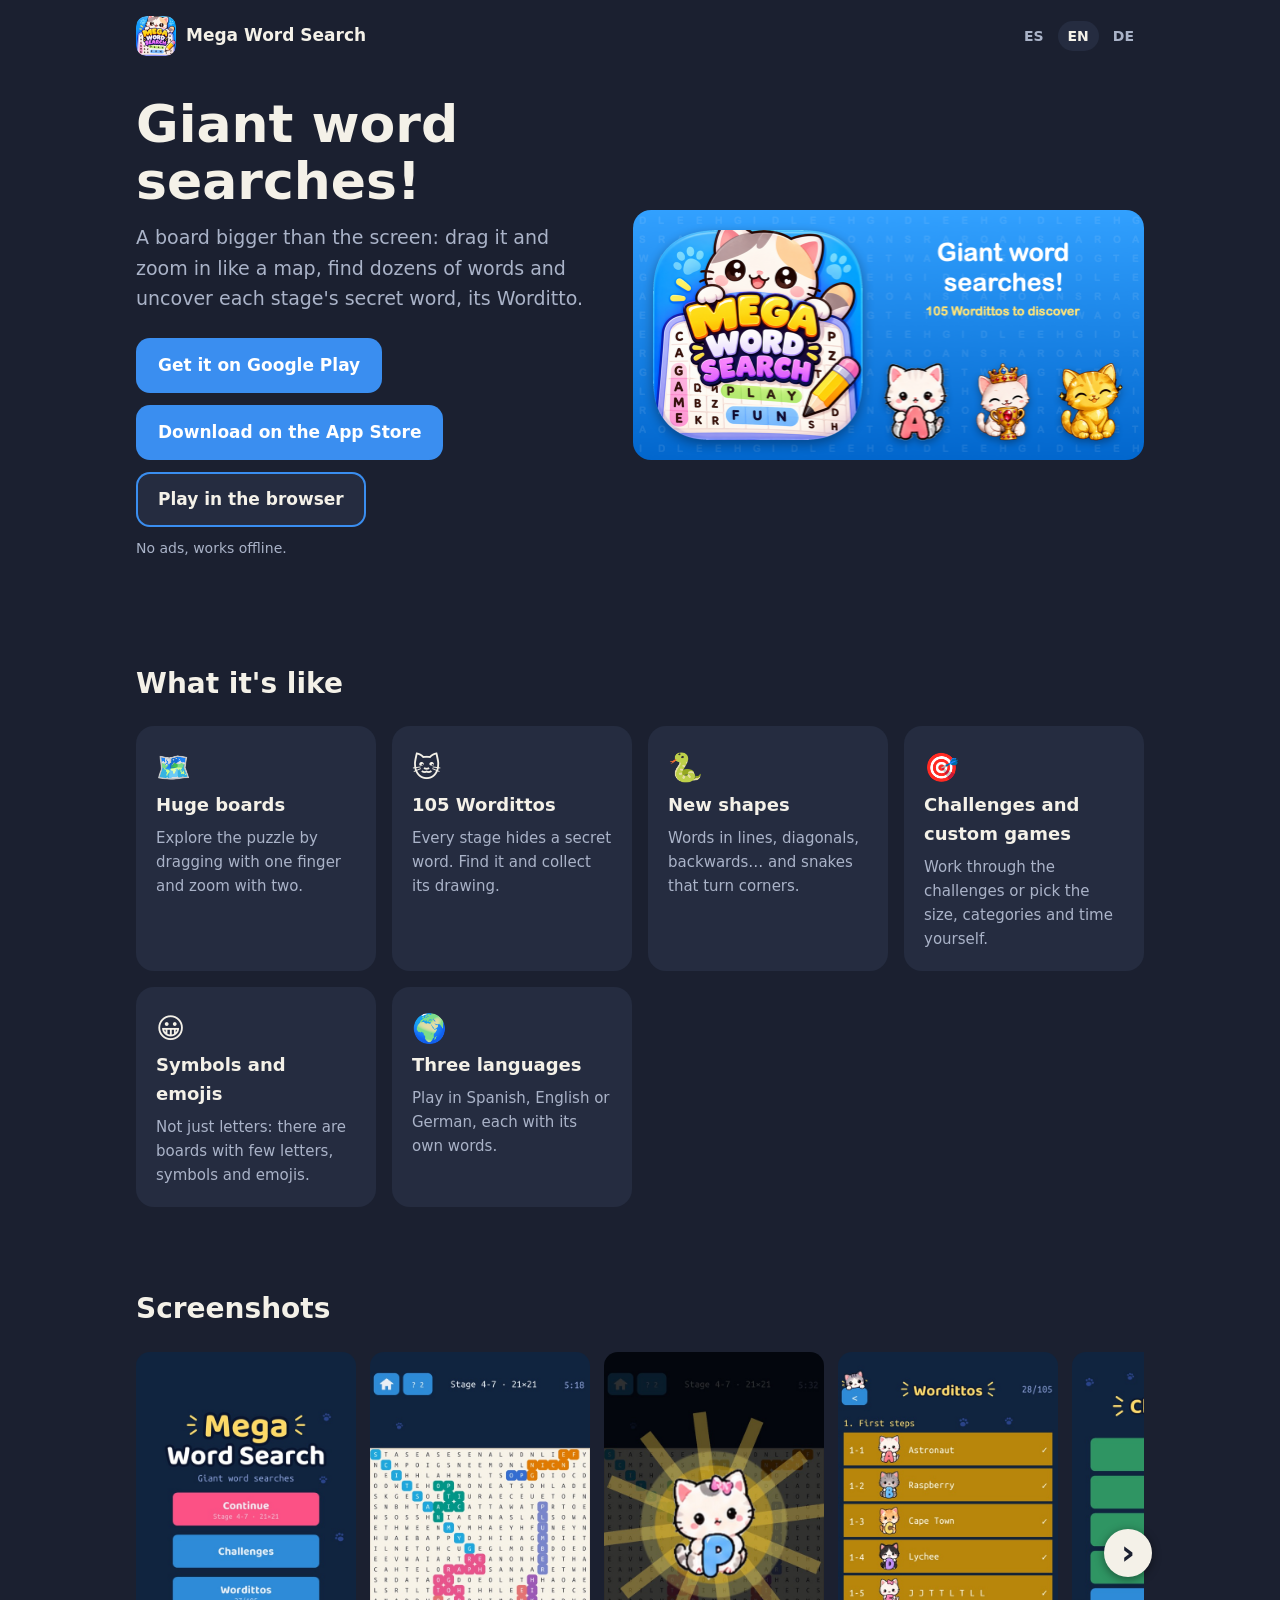
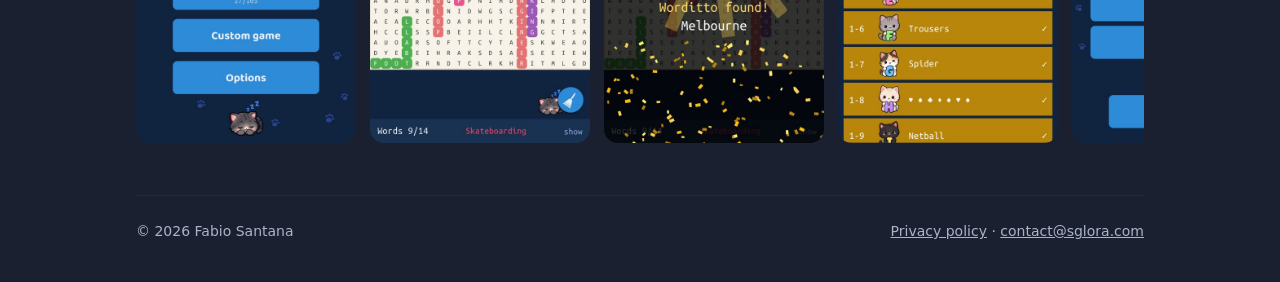
<file: index.html>
<!doctype html>
<html lang="es" data-lang="es"
      data-title-es="Mega Word Search — Sopas de letras gigantes"
      data-title-en="Mega Word Search — Giant word searches"
      data-title-de="Mega Word Search — Riesige Suchrätsel">
<head>
  <meta charset="utf-8">
  <meta name="viewport" content="width=device-width, initial-scale=1">
  <title>Mega Word Search — Sopas de letras gigantes</title>
  <meta name="description" content="Mega Word Search: a word search bigger than the screen. Drag and zoom across giant boards, find hundreds of words and collect 105 Wordittos. Spanish, English and German.">
  <meta property="og:title" content="Mega Word Search">
  <meta property="og:description" content="A word search bigger than the screen. Collect 105 Wordittos.">
  <meta property="og:image" content="img/feature-en.png">
  <link rel="icon" type="image/png" href="favicon.png">
  <link rel="stylesheet" href="style.css?v=2">
  <script src="i18n.js"></script>
  <script src="carousel.js" defer></script>
</head>
<body>
  <div class="wrap">
    <header class="top">
      <a class="brand" href="./"><img src="img/icon.png" alt="">Mega Word Search</a>
      <nav class="langs" aria-label="Language">
        <a href="?lang=es" data-set="es">ES</a>
        <a href="?lang=en" data-set="en">EN</a>
        <a href="?lang=de" data-set="de">DE</a>
      </nav>
    </header>

    <main>
      <div class="hero">
        <div>
          <h1 lang="es">¡Sopas de letras gigantes!</h1>
          <h1 lang="en">Giant word searches!</h1>
          <h1 lang="de">Riesige Suchrätsel!</h1>

          <p class="lead" lang="es">Un tablero más grande que la pantalla: arrástralo y haz zoom como si fuera un mapa, encuentra decenas de palabras y descubre la palabra secreta de cada fase, su Worditto.</p>
          <p class="lead" lang="en">A board bigger than the screen: drag it and zoom in like a map, find dozens of words and uncover each stage's secret word, its Worditto.</p>
          <p class="lead" lang="de">Ein Spielfeld, größer als der Bildschirm: Verschiebe und zoome es wie eine Karte, finde Dutzende Wörter und entdecke das geheime Wort jeder Stufe, ihr Worditto.</p>

          <div class="buttons">
            <a class="button" href="https://play.google.com/store/apps/details?id=com.sglora.megawordsearch">
              <span lang="es">Descárgalo en Google Play</span>
              <span lang="en">Get it on Google Play</span>
              <span lang="de">Jetzt bei Google Play</span>
            </a>
            <a class="button" href="https://apps.apple.com/app/id6826357808">
              <span lang="es">Descárgalo en el App Store</span>
              <span lang="en">Download on the App Store</span>
              <span lang="de">Laden im App Store</span>
            </a>
            <a class="button secondary" href="play/">
              <span lang="es">Juega en el navegador</span>
              <span lang="en">Play in the browser</span>
              <span lang="de">Im Browser spielen</span>
            </a>
          </div>
          <p class="note" lang="es">Sin anuncios y sin conexión.</p>
          <p class="note" lang="en">No ads, works offline.</p>
          <p class="note" lang="de">Ohne Werbung, offline spielbar.</p>
        </div>
        <div>
          <img class="feature" lang="es" src="img/feature-es.png" alt="Mega Word Search" width="1024" height="500">
          <img class="feature" lang="en" src="img/feature-en.png" alt="Mega Word Search" width="1024" height="500">
          <img class="feature" lang="de" src="img/feature-de.png" alt="Mega Word Search" width="1024" height="500">
        </div>
      </div>

      <section>
        <h2 lang="es">Cómo es</h2>
        <h2 lang="en">What it's like</h2>
        <h2 lang="de">So spielt es sich</h2>
        <div class="features">
          <div class="feature-card">
            <div class="emoji">🗺️</div>
            <h3 lang="es">Tableros enormes</h3>
            <h3 lang="en">Huge boards</h3>
            <h3 lang="de">Riesige Spielfelder</h3>
            <p lang="es">Recorre la sopa arrastrando con un dedo y acerca o aleja con dos.</p>
            <p lang="en">Explore the puzzle by dragging with one finger and zoom with two.</p>
            <p lang="de">Erkunde das Rätsel mit einem Finger und zoome mit zwei.</p>
          </div>
          <div class="feature-card">
            <div class="emoji">🐱</div>
            <h3 lang="es">105 Wordittos</h3>
            <h3 lang="en">105 Wordittos</h3>
            <h3 lang="de">105 Wordittos</h3>
            <p lang="es">Cada fase esconde una palabra secreta. Encuéntrala y llévate su dibujo.</p>
            <p lang="en">Every stage hides a secret word. Find it and collect its drawing.</p>
            <p lang="de">Jede Stufe versteckt ein geheimes Wort. Finde es und sammle sein Bild.</p>
          </div>
          <div class="feature-card">
            <div class="emoji">🐍</div>
            <h3 lang="es">Formas nuevas</h3>
            <h3 lang="en">New shapes</h3>
            <h3 lang="de">Neue Formen</h3>
            <p lang="es">Palabras en línea, en diagonal, al revés… y serpientes que doblan esquinas.</p>
            <p lang="en">Words in lines, diagonals, backwards… and snakes that turn corners.</p>
            <p lang="de">Wörter in Reihen, diagonal, rückwärts … und Schlangen, die um die Ecke gehen.</p>
          </div>
          <div class="feature-card">
            <div class="emoji">🎯</div>
            <h3 lang="es">Desafíos y partida libre</h3>
            <h3 lang="en">Challenges and custom games</h3>
            <h3 lang="de">Herausforderungen und freie Partien</h3>
            <p lang="es">Avanza por los desafíos o elige tamaño, categorías y tiempo a tu gusto.</p>
            <p lang="en">Work through the challenges or pick the size, categories and time yourself.</p>
            <p lang="de">Meistere die Herausforderungen oder wähle Größe, Kategorien und Zeit selbst.</p>
          </div>
          <div class="feature-card">
            <div class="emoji">😀</div>
            <h3 lang="es">Símbolos y emojis</h3>
            <h3 lang="en">Symbols and emojis</h3>
            <h3 lang="de">Symbole und Emojis</h3>
            <p lang="es">No todo son letras: hay tableros de pocas letras, de símbolos y de emojis.</p>
            <p lang="en">Not just letters: there are boards with few letters, symbols and emojis.</p>
            <p lang="de">Nicht nur Buchstaben: Es gibt Felder mit wenigen Buchstaben, Symbolen und Emojis.</p>
          </div>
          <div class="feature-card">
            <div class="emoji">🌍</div>
            <h3 lang="es">Tres idiomas</h3>
            <h3 lang="en">Three languages</h3>
            <h3 lang="de">Drei Sprachen</h3>
            <p lang="es">Juega en español, inglés o alemán, cada uno con sus propias palabras.</p>
            <p lang="en">Play in Spanish, English or German, each with its own words.</p>
            <p lang="de">Spiele auf Spanisch, Englisch oder Deutsch, jeweils mit eigenen Wörtern.</p>
          </div>
        </div>
      </section>

      <section>
        <h2 lang="es">Capturas</h2>
        <h2 lang="en">Screenshots</h2>
        <h2 lang="de">Screenshots</h2>
        <div class="carousel">
          <div class="shots" lang="es">
            <img loading="lazy" src="img/es/01-inicio.jpg" alt="Pantalla de inicio" width="540" height="960">
            <img loading="lazy" src="img/es/02-tablero.jpg" alt="Un tablero a medio jugar" width="540" height="960">
            <img loading="lazy" src="img/es/03-worditto.jpg" alt="Un Worditto conseguido" width="540" height="960">
            <img loading="lazy" src="img/es/04-wordittos.jpg" alt="La lista de Wordittos" width="540" height="960">
            <img loading="lazy" src="img/es/05-desafios.jpg" alt="Los desafíos" width="540" height="960">
            <img loading="lazy" src="img/es/06-mega.jpg" alt="El desafío Mega" width="540" height="960">
            <img loading="lazy" src="img/es/07-serpientes.jpg" alt="La ayuda de las serpientes" width="540" height="960">
            <img loading="lazy" src="img/es/08-emojis.jpg" alt="Un tablero de emojis" width="540" height="960">
          </div>
          <div class="shots" lang="en">
            <img loading="lazy" src="img/en/01-inicio.jpg" alt="Title screen" width="540" height="960">
            <img loading="lazy" src="img/en/02-tablero.jpg" alt="A board halfway through" width="540" height="960">
            <img loading="lazy" src="img/en/03-worditto.jpg" alt="A Worditto found" width="540" height="960">
            <img loading="lazy" src="img/en/04-wordittos.jpg" alt="The Worditto list" width="540" height="960">
            <img loading="lazy" src="img/en/05-desafios.jpg" alt="The challenges" width="540" height="960">
            <img loading="lazy" src="img/en/06-mega.jpg" alt="The Mega challenge" width="540" height="960">
            <img loading="lazy" src="img/en/07-serpientes.jpg" alt="The snakes help screen" width="540" height="960">
            <img loading="lazy" src="img/en/08-emojis.jpg" alt="An emoji board" width="540" height="960">
          </div>
          <div class="shots" lang="de">
            <img loading="lazy" src="img/de/01-inicio.jpg" alt="Startbildschirm" width="540" height="960">
            <img loading="lazy" src="img/de/02-tablero.jpg" alt="Ein halb gelöstes Spielfeld" width="540" height="960">
            <img loading="lazy" src="img/de/03-worditto.jpg" alt="Ein gefundenes Worditto" width="540" height="960">
            <img loading="lazy" src="img/de/04-wordittos.jpg" alt="Die Worditto-Liste" width="540" height="960">
            <img loading="lazy" src="img/de/05-desafios.jpg" alt="Die Herausforderungen" width="540" height="960">
            <img loading="lazy" src="img/de/06-mega.jpg" alt="Die Mega-Herausforderung" width="540" height="960">
            <img loading="lazy" src="img/de/07-serpientes.jpg" alt="Die Hilfe zu den Schlangen" width="540" height="960">
            <img loading="lazy" src="img/de/08-emojis.jpg" alt="Ein Emoji-Spielfeld" width="540" height="960">
          </div>
          <button class="arrow prev" type="button" aria-label="Previous">&#8249;</button>
          <button class="arrow next" type="button" aria-label="Next">&#8250;</button>
        </div>
      </section>
    </main>

    <footer>
      <span>© 2026 Fabio Santana</span>
      <span>
        <a href="privacy.html" lang="es">Política de privacidad</a>
        <a href="privacy.html" lang="en">Privacy policy</a>
        <a href="privacy.html" lang="de">Datenschutzerklärung</a>
        · <a href="mailto:contact@sglora.com">contact@sglora.com</a>
      </span>
    </footer>
  </div>
</body>
</html>
</file>
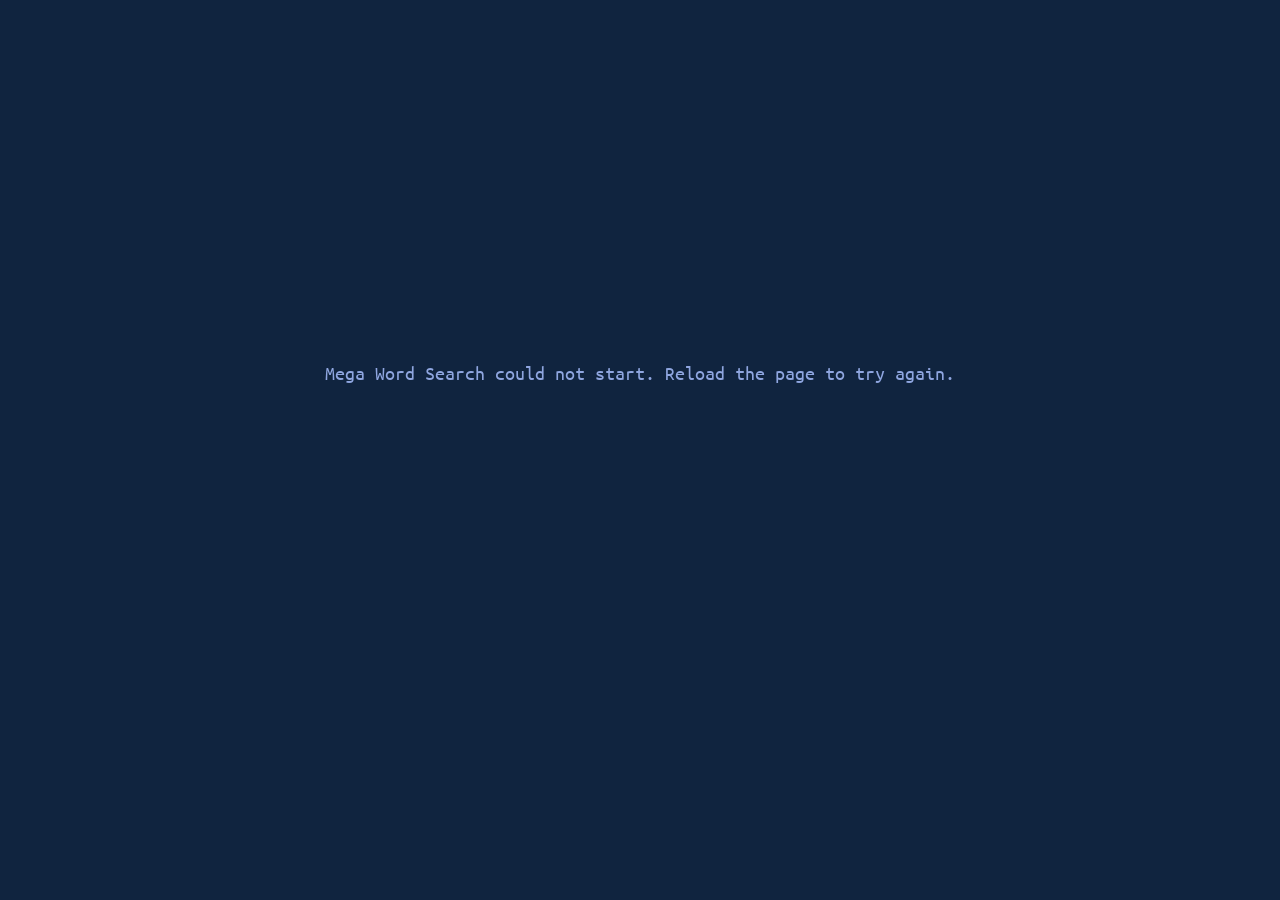
<file: play/index.html>
<!doctype html>
<html lang="es">
<head>
  <meta charset="utf-8">
  <meta name="viewport" content="width=device-width, initial-scale=1, viewport-fit=cover, user-scalable=no">
  <meta name="theme-color" content="#182030">
  <title>Mega Word Search — Play</title>
  <meta name="description" content="Play Mega Word Search in the browser: giant word searches, challenges, custom games and Wordittos. Share a board with a link.">
  <meta property="og:title" content="Mega Word Search">
  <meta property="og:description" content="A word search bigger than the screen. Play it in the browser.">
  <meta property="og:image" content="../img/feature-en.png">
  <link rel="icon" type="image/png" href="../favicon.png">
  <link rel="preload" href="fonts/UbuntuMono-Regular.ttf" as="font" type="font/ttf" crossorigin>
  <link rel="stylesheet" href="game.css">
  <script type="module" src="js/app.js"></script>
</head>
<body>
  <svg id="paws" aria-hidden="true"></svg>
  <div id="app">
    <p class="loading">Mega Word Search…</p>
  </div>
  <noscript><p class="loading">Mega Word Search needs JavaScript.</p></noscript>
</body>
</html>
</file>
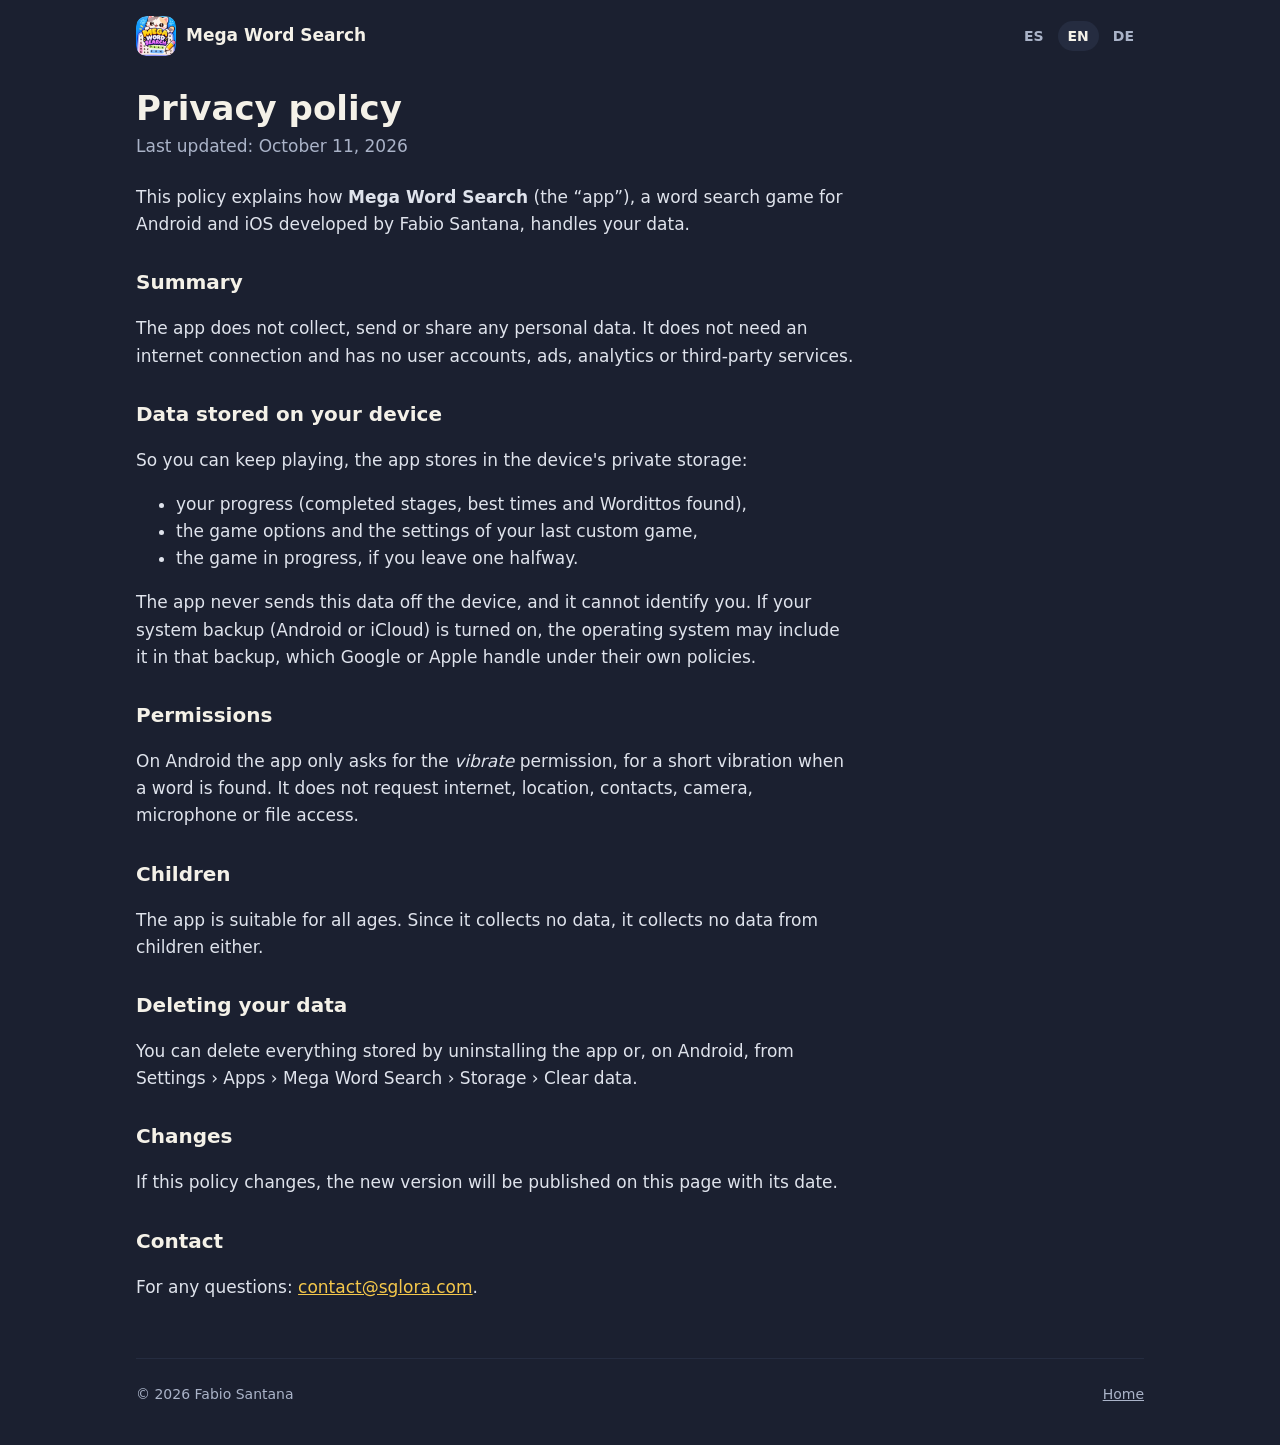
<file: privacy.html>
<!doctype html>
<html lang="es" data-lang="es"
      data-title-es="Política de privacidad — Mega Word Search"
      data-title-en="Privacy policy — Mega Word Search"
      data-title-de="Datenschutzerklärung — Mega Word Search">
<head>
  <meta charset="utf-8">
  <meta name="viewport" content="width=device-width, initial-scale=1">
  <title>Política de privacidad — Mega Word Search</title>
  <link rel="icon" type="image/png" href="favicon.png">
  <link rel="stylesheet" href="style.css?v=2">
  <script src="i18n.js"></script>
</head>
<body>
  <div class="wrap">
    <header class="top">
      <a class="brand" href="./"><img src="img/icon.png" alt="">Mega Word Search</a>
      <nav class="langs" aria-label="Language">
        <a href="?lang=es" data-set="es">ES</a>
        <a href="?lang=en" data-set="en">EN</a>
        <a href="?lang=de" data-set="de">DE</a>
      </nav>
    </header>

    <main class="policy">
      <article lang="es">
        <h1>Política de privacidad</h1>
        <p class="updated">Última actualización: 11 de octubre de 2026</p>
        <p>Esta política explica cómo trata tus datos <strong>Mega Word Search</strong> (la “app”), un juego de sopas de letras para Android e iOS desarrollado por Fabio Santana.</p>

        <h2>Resumen</h2>
        <p>La app no recoge, no envía y no comparte ningún dato personal. No necesita conexión a internet, no tiene cuentas de usuario, ni anuncios, ni analíticas, ni servicios de terceros.</p>

        <h2>Datos guardados en tu dispositivo</h2>
        <p>Para que puedas seguir jugando, la app guarda en el almacenamiento privado del dispositivo:</p>
        <ul>
          <li>tu progreso (fases completadas, mejores tiempos y Wordittos conseguidos),</li>
          <li>las opciones del juego y de la última partida personalizada,</li>
          <li>la partida en curso, si la dejas a medias.</li>
        </ul>
        <p>Estos datos no salen del dispositivo por parte de la app y no permiten identificarte. Si tienes activada la copia de seguridad del sistema (Android o iCloud), el sistema operativo puede incluirlos en ella; esa copia la gestiona Google o Apple según sus propias políticas.</p>

        <h2>Permisos</h2>
        <p>En Android la app solo pide el permiso de <em>vibración</em>, para una vibración corta al encontrar una palabra. No pide acceso a internet, ubicación, contactos, cámara, micrófono ni archivos.</p>

        <h2>Menores</h2>
        <p>La app es apta para todas las edades. Como no recoge datos, tampoco recoge datos de menores.</p>

        <h2>Borrar tus datos</h2>
        <p>Puedes borrar todo lo guardado desinstalando la app o, en Android, desde Ajustes › Aplicaciones › Mega Word Search › Almacenamiento › Borrar datos.</p>

        <h2>Cambios</h2>
        <p>Si esta política cambia, la nueva versión se publicará en esta página con su fecha.</p>

        <h2>Contacto</h2>
        <p>Para cualquier duda: <a href="mailto:contact@sglora.com">contact@sglora.com</a>.</p>
      </article>

      <article lang="en">
        <h1>Privacy policy</h1>
        <p class="updated">Last updated: October 11, 2026</p>
        <p>This policy explains how <strong>Mega Word Search</strong> (the “app”), a word search game for Android and iOS developed by Fabio Santana, handles your data.</p>

        <h2>Summary</h2>
        <p>The app does not collect, send or share any personal data. It does not need an internet connection and has no user accounts, ads, analytics or third-party services.</p>

        <h2>Data stored on your device</h2>
        <p>So you can keep playing, the app stores in the device's private storage:</p>
        <ul>
          <li>your progress (completed stages, best times and Wordittos found),</li>
          <li>the game options and the settings of your last custom game,</li>
          <li>the game in progress, if you leave one halfway.</li>
        </ul>
        <p>The app never sends this data off the device, and it cannot identify you. If your system backup (Android or iCloud) is turned on, the operating system may include it in that backup, which Google or Apple handle under their own policies.</p>

        <h2>Permissions</h2>
        <p>On Android the app only asks for the <em>vibrate</em> permission, for a short vibration when a word is found. It does not request internet, location, contacts, camera, microphone or file access.</p>

        <h2>Children</h2>
        <p>The app is suitable for all ages. Since it collects no data, it collects no data from children either.</p>

        <h2>Deleting your data</h2>
        <p>You can delete everything stored by uninstalling the app or, on Android, from Settings › Apps › Mega Word Search › Storage › Clear data.</p>

        <h2>Changes</h2>
        <p>If this policy changes, the new version will be published on this page with its date.</p>

        <h2>Contact</h2>
        <p>For any questions: <a href="mailto:contact@sglora.com">contact@sglora.com</a>.</p>
      </article>

      <article lang="de">
        <h1>Datenschutzerklärung</h1>
        <p class="updated">Zuletzt aktualisiert: 11. Oktober 2026</p>
        <p>Diese Erklärung beschreibt, wie <strong>Mega Word Search</strong> (die „App“), ein Suchrätselspiel für Android und iOS, entwickelt von Fabio Santana, mit deinen Daten umgeht.</p>

        <h2>Zusammenfassung</h2>
        <p>Die App erhebt, sendet und teilt keine personenbezogenen Daten. Sie braucht keine Internetverbindung und hat keine Benutzerkonten, keine Werbung, keine Analysen und keine Dienste von Drittanbietern.</p>

        <h2>Auf deinem Gerät gespeicherte Daten</h2>
        <p>Damit du weiterspielen kannst, speichert die App im privaten Speicher des Geräts:</p>
        <ul>
          <li>deinen Fortschritt (abgeschlossene Stufen, Bestzeiten und gefundene Wordittos),</li>
          <li>die Spieloptionen und die Einstellungen der letzten freien Partie,</li>
          <li>die laufende Partie, wenn du sie unterbrichst.</li>
        </ul>
        <p>Die App sendet diese Daten nie vom Gerät, und sie lassen keinen Rückschluss auf deine Person zu. Ist die Systemsicherung (Android oder iCloud) aktiviert, kann das Betriebssystem sie darin aufnehmen; diese Sicherung verwalten Google bzw. Apple nach ihren eigenen Richtlinien.</p>

        <h2>Berechtigungen</h2>
        <p>Unter Android fordert die App nur die Berechtigung <em>Vibration</em> an, für eine kurze Vibration, wenn ein Wort gefunden wird. Sie verlangt keinen Zugriff auf Internet, Standort, Kontakte, Kamera, Mikrofon oder Dateien.</p>

        <h2>Kinder</h2>
        <p>Die App ist für alle Altersgruppen geeignet. Da sie keine Daten erhebt, erhebt sie auch keine Daten von Kindern.</p>

        <h2>Daten löschen</h2>
        <p>Du kannst alle gespeicherten Daten löschen, indem du die App deinstallierst oder unter Android über Einstellungen › Apps › Mega Word Search › Speicher › Daten löschen.</p>

        <h2>Änderungen</h2>
        <p>Ändert sich diese Erklärung, wird die neue Fassung mit Datum auf dieser Seite veröffentlicht.</p>

        <h2>Kontakt</h2>
        <p>Bei Fragen: <a href="mailto:contact@sglora.com">contact@sglora.com</a>.</p>
      </article>
    </main>

    <footer>
      <span>© 2026 Fabio Santana</span>
      <span>
        <a href="./" lang="es">Inicio</a>
        <a href="./" lang="en">Home</a>
        <a href="./" lang="de">Startseite</a>
      </span>
    </footer>
  </div>
</body>
</html>
</file>
<file: style.css>
:root {
  --bg: #1b2030;
  --panel: #252c40;
  --text: #f4f1e8;
  --muted: #aab3c8;
  --accent: #3a8ef0;
  --accent-2: #f5c84b;
  --paper: #f6f0e3;
  --radius: 18px;
  color-scheme: dark;
}

* { box-sizing: border-box; }

html { scroll-behavior: smooth; }

body {
  margin: 0;
  background: var(--bg);
  color: var(--text);
  font: 17px/1.6 system-ui, -apple-system, "Segoe UI", Roboto, sans-serif;
}

/* Only the chosen language is shown; data-lang is set on <html> by i18n.js. */
html[data-lang="es"] [lang]:not(html):not([lang="es"]),
html[data-lang="en"] [lang]:not(html):not([lang="en"]),
html[data-lang="de"] [lang]:not(html):not([lang="de"]) { display: none !important; }

a { color: var(--accent-2); }

.wrap { max-width: 1040px; margin: 0 auto; padding: 0 16px; }

header.top {
  display: flex;
  align-items: center;
  justify-content: space-between;
  gap: 12px;
  padding: 16px 0;
}

.brand { display: flex; align-items: center; gap: 10px; color: var(--text); text-decoration: none; font-weight: 700; }
.brand img { width: 40px; height: 40px; border-radius: 10px; }

.langs { display: flex; gap: 4px; }
.langs a {
  color: var(--muted);
  text-decoration: none;
  font-weight: 600;
  font-size: 14px;
  padding: 4px 10px;
  border-radius: 999px;
}
html[data-lang="es"] .langs a[data-set="es"],
html[data-lang="en"] .langs a[data-set="en"],
html[data-lang="de"] .langs a[data-set="de"] { background: var(--panel); color: var(--text); }

.hero {
  display: grid;
  grid-template-columns: 1fr;
  gap: 32px;
  align-items: center;
  padding: 24px 0 48px;
}
.hero img.feature { display: block; width: 100%; height: auto; border-radius: var(--radius); }
.hero h1 { font-size: clamp(32px, 6vw, 52px); line-height: 1.1; margin: 0 0 12px; }
.hero p.lead { color: var(--muted); font-size: 19px; margin: 0 0 24px; }

@media (min-width: 860px) {
  .hero { grid-template-columns: 1fr 1.1fr; }
}

.button {
  display: inline-flex;
  align-items: center;
  gap: 10px;
  background: var(--accent);
  color: #fff;
  text-decoration: none;
  font-weight: 700;
  padding: 14px 22px;
  border-radius: 14px;
}
.button:hover { filter: brightness(1.1); }
.button.secondary { background: var(--panel); color: var(--text); box-shadow: inset 0 0 0 2px var(--accent); }
.buttons { display: flex; flex-wrap: wrap; gap: 12px; }
.note { color: var(--muted); font-size: 14px; margin-top: 10px; }

section { padding: 40px 0; }
section h2 { font-size: 28px; margin: 0 0 20px; }

.features {
  display: grid;
  grid-template-columns: repeat(auto-fit, minmax(220px, 1fr));
  gap: 16px;
}
.feature-card { background: var(--panel); border-radius: var(--radius); padding: 20px; }
.feature-card h3 { margin: 0 0 6px; font-size: 18px; }
.feature-card p { margin: 0; color: var(--muted); font-size: 15px; }
.feature-card .emoji { font-size: 28px; }

.shots {
  display: flex;
  gap: 14px;
  overflow-x: auto;
  scroll-snap-type: x mandatory;
  padding-bottom: 12px;
}
.shots img {
  flex: 0 0 auto;
  width: 220px;
  height: auto;
  aspect-ratio: 9 / 16;
  border-radius: 14px;
  scroll-snap-align: start;
  background: var(--panel);
}

footer {
  border-top: 1px solid var(--panel);
  color: var(--muted);
  font-size: 14px;
  padding: 24px 0 40px;
  display: flex;
  flex-wrap: wrap;
  gap: 8px 20px;
  justify-content: space-between;
}
footer a { color: var(--muted); }

/* Privacy policy */
.policy { max-width: 720px; padding-bottom: 40px; }
.policy h1 { font-size: 34px; line-height: 1.2; margin: 16px 0 4px; }
.policy .updated { color: var(--muted); margin: 0 0 24px; }
.policy h2 { font-size: 20px; margin: 28px 0 8px; }
.policy p, .policy li { color: #dfe3ec; }

/* Screenshot carousel: no scrollbar, arrows on the sides as in Google Play. */
.carousel { position: relative; }
.shots { scrollbar-width: none; }
.shots::-webkit-scrollbar { display: none; }

.arrow {
  position: absolute;
  top: 50%;
  transform: translateY(-50%);
  width: 48px;
  height: 48px;
  border: 0;
  border-radius: 50%;
  background: var(--text);
  color: var(--bg);
  font: 700 34px/1 system-ui, sans-serif;
  padding-bottom: 4px;
  cursor: pointer;
  box-shadow: 0 2px 10px rgba(0, 0, 0, 0.45);
  transition: opacity 0.2s;
}
.arrow.prev { left: -8px; }
.arrow.next { right: -8px; }
.arrow:hover { filter: brightness(0.92); }
.arrow[hidden] { display: none; }

/* On touch screens the screenshots are swiped, like in the Play Store app. */
@media (hover: none) {
  .arrow { display: none; }
}
</file>
<file: play/game.css>
/* The web version of the game: the colours and fonts of the app (UI/Theme.cs). */
@font-face {
  font-family: "Ubuntu Mono";
  src: url("fonts/UbuntuMono-Regular.ttf") format("truetype");
  font-display: block;
}
/* Titles and big buttons in the cats theme. */
@font-face {
  font-family: "Baloo 2";
  src: url("fonts/Baloo2-Bold.ttf") format("truetype");
  font-weight: 700;
  font-display: swap;
}
/* Only for the symbols of symbol boards, which the game draws with this font too. */
@font-face {
  font-family: "Noto Sans Symbols 2";
  src: url("fonts/NotoSansSymbols2-Regular.ttf") format("truetype");
  unicode-range: U+2190-2BFF;
}

:root {
  --bg: #182030;
  --title: #ffd666;
  --text: #ecf0f5;
  --dim: #96a2b4;
  --button: #3468a8;
  --disabled: #2c3648;
  --off: #2c3a52;
  --done: #2e7d5a;
  --panel: #222c40;
  --warning: #ff7864;
  --worditto: #b8860b;
  --board: #f6f1e4;
  --resume: #3468a8;
  --overlay: rgba(24, 32, 48, 0.94);
  --radius: 0;
  --small-radius: 0;
  --font: "Ubuntu Mono", ui-monospace, Menlo, Consolas, monospace;
  --display: var(--font);
  color-scheme: dark;
}

/* The cats theme (UI/Theme.cs): a deeper navy, brighter blue buttons, lavender subtexts, rounded corners and kittens. */
:root[data-theme="cats"] {
  --bg: #10243f;
  --title: #ffd966;
  --dim: #8fa6e0;
  --button: #2e8bd8;
  --disabled: #233a57;
  --off: #2f4f73;
  --done: #2f9563;
  --panel: #1a3252;
  --board: #f7f3e9;
  --resume: #fc5185;
  --overlay: rgba(16, 36, 63, 0.94);
  --radius: 10px;
  --small-radius: 8px;
  --outline: #0a1630;
  --display: "Baloo 2", var(--font);
}

* { box-sizing: border-box; }

html, body {
  margin: 0;
  height: 100%;
  background: var(--bg);
  color: var(--text);
  font: 20px/1.3 var(--font);
  overscroll-behavior: none;
  -webkit-tap-highlight-color: transparent;
}

button { font: inherit; color: inherit; }

#app { position: relative; z-index: 1; height: 100%; }

/* Paw prints on the background, behind the screens. */
#paws { position: fixed; inset: 0; width: 100%; height: 100%; z-index: 0; fill: #3f5fc8; opacity: 0.55; pointer-events: none; }

/* A kitten from the sheet: 6 a row, 5 rows. Only the cats theme shows them. */
.sticker {
  display: none;
  background: url("content/stickers.png") no-repeat;
  background-size: 600% 500%;
  pointer-events: none;
}
[data-theme="cats"] .sticker { display: inline-block; }
.under-menu { width: 120px; height: 120px; margin: 12px auto 0; }
[data-theme="cats"] .under-menu, [data-theme="cats"] .over-back { display: block; }
.over-back { width: 120px; height: 120px; margin: 4px auto -14px; }
.back-gap { height: 24px; }
[data-theme="cats"] .back-gap { display: none; }
.section-title .face { width: 26px; height: 26px; vertical-align: -6px; margin-right: 6px; }

/* A title's rays, on both sides of it: only in the cats theme, and if they fit (fitRays in app.js). */
.rayed .t { position: relative; display: inline-block; }
.rays-left, .rays-right { display: none; position: absolute; top: 50%; color: inherit; }
.rays-left svg, .rays-right svg { display: block; width: 0.8em; height: 1em; fill: none; stroke: currentColor; stroke-width: 9; stroke-linecap: round; overflow: visible; }
.rays-left { right: 100%; transform: translateY(-50%) scaleX(-1); }
.rays-right { left: 100%; transform: translateY(-50%); }
[data-theme="cats"] .rays-left, [data-theme="cats"] .rays-right { display: block; }
[data-theme="cats"] .no-rays .rays-left, [data-theme="cats"] .no-rays .rays-right { display: none; }

.loading { text-align: center; color: var(--dim); padding-top: 40vh; margin: 0; }

.sym { font-family: "Noto Sans Symbols 2", var(--font); }

/* An emoji of the board, from the atlas (background set by app.js). */
.emoji {
  display: inline-block;
  width: 1.1em;
  height: 1.1em;
  vertical-align: -0.2em;
  background-repeat: no-repeat;
}

/* ---- Menus ---- */

.screen {
  height: 100%;
  overflow-y: auto;
  padding: max(16px, env(safe-area-inset-top)) 16px max(16px, env(safe-area-inset-bottom));
}
.column { max-width: 520px; margin: 0 auto; }
.column.wide { max-width: 1040px; }

.screen h1 {
  color: var(--title);
  font-weight: normal;
  font-size: 44px;
  text-align: center;
  margin: 8vh 0 8px;
  line-height: 1.1;
}
.screen .subtitle { color: var(--dim); text-align: center; margin: 0 0 32px; font-size: 20px; }
.screen .subtitle.tight { margin-bottom: 16px; }

[data-theme="cats"] .screen h1, [data-theme="cats"] .topbar h2, [data-theme="cats"] .overlay h2, [data-theme="cats"] .overlay h3 {
  font-family: var(--display);
  font-weight: 700;
  -webkit-text-stroke: 0.14em var(--outline);
  paint-order: stroke fill;
}

/* The home screen's name: in the cats theme, two lines of bubble letters. */
[data-theme="cats"] .screen .home-title { margin-top: 3vh; -webkit-text-stroke: 0; }
[data-theme="cats"] .home-title .mega, [data-theme="cats"] .home-title .name { display: block; -webkit-text-stroke: 0.16em var(--outline); paint-order: stroke fill; }
[data-theme="cats"] .home-title .mega { font-size: min(80px, 20vw); line-height: 1; }
[data-theme="cats"] .home-title .mega svg { font-size: 0.6em; }
[data-theme="cats"] .home-title .name { font-size: min(64px, 14.5vw); line-height: 1.05; color: #fff; }

.menu { display: flex; flex-direction: column; gap: 14px; max-width: 360px; margin: 0 auto; }

.btn {
  display: block;
  width: 100%;
  border: 0;
  border-radius: var(--radius);
  background: var(--button);
  color: var(--text);
  padding: 14px 12px;
  font-size: 24px;
  text-align: center;
  cursor: pointer;
  text-decoration: none;
}
.btn:hover:not(:disabled) { filter: brightness(1.1); }
.btn:active:not(:disabled) { filter: brightness(0.8); }
.btn:disabled { background: var(--disabled); color: var(--dim); cursor: default; }
.btn.done { background: var(--done); }
.btn.secondary { background: var(--off); }
.btn.resume { background: var(--resume); }
.screen .menu .btn { font-family: var(--display); font-weight: 700; }
.screen .menu .btn small { font-family: var(--font); font-weight: normal; }
/* The first home button hops now and then (UI/Bounce.cs), in a theme with kittens. */
[data-theme="cats"] .menu.home .btn:first-child { animation: hop 2.6s 0.8s infinite; }
@keyframes hop {
  0%, 17.3% { transform: translateY(0); animation-timing-function: cubic-bezier(0.3, 0.6, 0.6, 1); }
  8.65% { transform: translateY(-7px); animation-timing-function: cubic-bezier(0.4, 0, 0.7, 0.4); }
  23% { transform: translateY(-2.1px); animation-timing-function: cubic-bezier(0.4, 0, 0.7, 0.4); }
  28.8%, 100% { transform: translateY(0); }
}
@media (prefers-reduced-motion: reduce) {
  [data-theme="cats"] .menu.home .btn:first-child { animation: none; }
}
.btn small { display: block; font-size: 15px; color: #c8d2e4; margin-top: 2px; }
.btn:disabled small { color: var(--dim); }

.topbar {
  position: sticky;
  top: calc(-1 * max(16px, env(safe-area-inset-top)));
  z-index: 2;
  display: grid;
  grid-template-columns: 56px 1fr 56px;
  align-items: center;
  gap: 8px;
  margin: calc(-1 * max(16px, env(safe-area-inset-top))) -16px 8px;
  padding: max(8px, env(safe-area-inset-top)) 8px 8px;
  background: var(--bg);
}
/* Taller in a theme with kittens, for the one holding on to the back button. */
[data-theme="cats"] .topbar { padding-top: max(40px, env(safe-area-inset-top)); align-items: end; }
[data-theme="cats"] .topbar .icon-btn { height: 38px; }
.topbar h2 { margin: 0; text-align: center; color: var(--title); font-weight: normal; font-size: 30px; }
.topbar .count { color: var(--dim); text-align: right; font-size: 18px; padding-right: 4px; }
.icon-btn {
  position: relative;
  width: 56px;
  height: 48px;
  border: 0;
  border-radius: var(--radius);
  background: var(--button);
  color: var(--text);
  font-size: 24px;
  cursor: pointer;
  display: grid;
  place-items: center;
  padding: 0;
}
.icon-btn:disabled { background: var(--disabled); color: var(--dim); cursor: default; }
.icon-btn svg { width: 30px; height: 30px; fill: currentColor; }
.back .sticker { position: absolute; width: 59px; height: 59px; left: -1.5px; top: -40px; }

/* The options' tabs, joined as one bar; the one shown in the continue button's colour. */
.tabs { display: grid; grid-template-columns: 1fr 1fr; margin: 8px 0 14px; }
.tab { border: 0; background: var(--off); color: var(--text); height: 40px; cursor: pointer; font-family: var(--display); font-weight: 700; font-size: 18px; }
.tab.on { background: var(--resume); }
.tab:first-child { border-radius: 5px 0 0 5px; }
.tab:last-child { border-radius: 0 5px 5px 0; }
:root:not([data-theme="cats"]) .tab { border-radius: 0; font-weight: normal; }

/* The board as it will look, at this letter size and with these colours. */
.sample { display: flex; justify-content: center; margin-top: 18px; }
.sample .cell { display: grid; place-items: center; line-height: 1; }
.sample .cell > span { display: grid; place-items: center; width: 86%; height: 86%; border-radius: 22%; }

.links { display: flex; justify-content: center; gap: 12px; margin-top: 24px; }
.links .opt { width: 150px; text-align: center; text-decoration: none; color: var(--text); display: grid; place-items: center; }

/* More palettes: a line each. */
.palettes { display: flex; flex-direction: column; gap: 8px; }
.palette {
  display: flex;
  align-items: center;
  gap: 6px;
  min-height: 76px;
  padding: 4px 12px;
  border: 0;
  border-radius: var(--small-radius);
  background: var(--panel);
  color: var(--text);
  cursor: pointer;
  text-align: left;
}
.palette.on { background: var(--button); }
.palette .sticker { flex: none; width: 60px; height: 60px; }
.palette .name { flex: 1; min-width: 0; }
.palette .colors { flex: none; display: grid; grid-template-columns: repeat(4, 30px); gap: 4px; }
.palette .colors span { display: grid; place-items: center; height: 30px; font-size: 19px; line-height: 1; }

.section-title { color: var(--title); margin: 18px 0 8px; font-size: 20px; }

.stage-grid { display: grid; grid-template-columns: repeat(3, 1fr); gap: 10px; }
.stage-grid .btn { padding: 12px 4px; font-size: 22px; }
.stage-grid .btn small { font-size: 13px; }

/* Option rows: toggles in a grid. */
.options { display: grid; gap: 6px; }
.option-row { display: grid; gap: 6px; }
.opt {
  border: 0;
  background: var(--off);
  color: var(--text);
  padding: 8px 4px;
  font-size: 17px;
  cursor: pointer;
  min-height: 40px;
  overflow-wrap: anywhere;
  border-radius: var(--small-radius);
}
.opt.on { background: var(--button); }
.opt:hover { filter: brightness(1.12); }
.swatch { display: inline-block; width: 14px; height: 14px; vertical-align: -1px; margin-right: 4px; }
.swatches { display: grid; grid-template-columns: repeat(4, 12px); gap: 2px; justify-content: center; margin-bottom: 4px; }
.swatches .swatch { display: block; width: 12px; height: 12px; margin: 0; }

.seed-row { display: flex; align-items: center; gap: 8px; margin-top: 14px; flex-wrap: wrap; }
.seed-row .label { flex: 1; font-size: 22px; min-width: 150px; }
.seed-row .opt { padding: 8px 14px; }

.footer-actions { position: sticky; bottom: 0; padding: 12px 0 4px; background: linear-gradient(transparent, var(--bg) 30%); }
.footer-actions .btn { max-width: 320px; margin: 6px auto 0; }
.warning { color: var(--warning); text-align: center; font-size: 17px; min-height: 22px; }

.wordittos-list { display: flex; flex-direction: column; gap: 8px; }
.wordittos-columns { display: grid; grid-template-columns: 1fr 1fr; gap: 24px; align-items: start; }
.wd-row {
  display: grid;
  grid-template-columns: 48px 72px 1fr auto;
  align-items: center;
  gap: 8px;
  background: var(--panel);
  border: 0;
  border-radius: var(--small-radius);
  padding: 4px 12px;
  min-height: 80px;
  text-align: left;
  cursor: pointer;
  color: var(--text);
}
.wd-row.found { background: var(--worditto); color: #fff; }
.wd-row.locked { background: var(--disabled); color: var(--dim); cursor: default; }
.wd-row .label { color: var(--title); }
.wd-row.found .label { color: #fff; }
.wd-row.locked .label { color: var(--dim); }
.wd-row .mark { color: var(--dim); }
.wd-row.locked .mark { font-size: 14px; }
.wd-row.found .mark { color: #fff; }
.wd-row .text { font-size: 18px; overflow-wrap: anywhere; }
.wd-row.found .text { font-size: 22px; }
.wd-pic { position: relative; width: 72px; height: 72px; }
.wd-pic .pic { width: 72px; height: 72px; }
.wd-pic .q { position: absolute; inset: 0; display: grid; place-items: center; color: var(--dim); font-size: 30px; }
.silhouette { filter: brightness(0) opacity(0.6); }
.locked .silhouette { filter: brightness(0) opacity(0.35); }
.pic { background-repeat: no-repeat; }

.seed-pad .display { text-align: center; font-size: 44px; margin: 24px 0; min-height: 56px; }
.pad { display: grid; grid-template-columns: repeat(3, 1fr); gap: 12px; max-width: 384px; margin: 0 auto; }
.pad .btn { font-size: 28px; padding: 18px 0; }

/* ---- Puzzle ---- */

.puzzle { position: fixed; inset: 0; overflow: hidden; touch-action: none; user-select: none; -webkit-user-select: none; }
.puzzle canvas.board { position: absolute; left: 0; top: 0; display: block; touch-action: none; cursor: grab; }
.puzzle canvas.board.panning { cursor: grabbing; }

.pbar {
  position: absolute;
  left: 0; right: 0; top: 0;
  height: calc(64px + env(safe-area-inset-top));
  padding: calc(8px + env(safe-area-inset-top)) 8px 8px;
  background: var(--bg);
  display: grid;
  grid-template-columns: 56px 64px 1fr auto;
  gap: 8px;
  align-items: center;
  z-index: 3;
}
.pbar .title { text-align: center; font-size: clamp(15px, 4.4vw, 20px); white-space: nowrap; overflow: hidden; text-overflow: ellipsis; }
.pbar .time { color: var(--dim); font-size: 22px; padding-right: 4px; min-width: 56px; text-align: right; }
.pbar .time.warn { color: var(--warning); }
.pbar .hint { font-size: 18px; width: 64px; }

.minimap {
  position: absolute;
  right: 8px;
  width: 112px;
  height: 112px;
  z-index: 2;
  cursor: pointer;
  transition: opacity 0.2s;
  touch-action: none;
}
.minimap.hidden { opacity: 0; pointer-events: none; }

.clear {
  position: absolute;
  width: 56px;
  height: 56px;
  border-radius: 50%;
  border: 0;
  background: var(--button);
  box-shadow: 0 2px 8px rgba(0, 0, 0, 0.4);
  z-index: 4;
  padding: 0;
  cursor: pointer;
  display: grid;
  place-items: center;
  transition: transform 0.15s, opacity 0.15s;
}
.clear svg { width: 60%; height: 60%; fill: #fff; }
.clear .sticker { position: absolute; width: 105%; height: 105%; left: -80%; top: 7.5%; }
.clear.hidden { transform: scale(0.3); opacity: 0; pointer-events: none; }

.wpanel {
  position: absolute;
  left: 0; right: 0; bottom: 0;
  z-index: 3;
  background: var(--panel);
  padding-bottom: env(safe-area-inset-bottom);
  display: flex;
  flex-direction: column;
  max-height: 50%;
}
.puzzle.docked .wpanel { left: auto; max-height: none; padding-right: env(safe-area-inset-right); }
.puzzle.docked .wpanel .head { cursor: default; }
.wpanel .head {
  height: 52px;
  flex: none;
  display: flex;
  justify-content: space-between;
  align-items: center;
  padding: 0 16px;
  border: 0;
  background: transparent;
  cursor: pointer;
  width: 100%;
  font-size: 20px;
  gap: 16px;
}
.wpanel .head .count { flex: none; }
.wpanel .head .count.complete { color: var(--title); }
.wpanel .head .next { flex: 1; min-width: 0; color: #fe4365; text-align: center; font-size: 18px; white-space: nowrap; overflow: hidden; text-overflow: ellipsis; }
.wpanel .head .act { flex: none; color: var(--dim); }
.wpanel .words { overflow-y: auto; min-height: 0; padding: 0 16px 16px; display: none; touch-action: pan-y; }
.wpanel.open .words { display: block; }
.wpanel h4 { color: var(--title); font-weight: normal; margin: 6px 0 4px; font-size: 20px; }
.wpanel ul { list-style: none; margin: 0; padding: 0; display: grid; grid-template-columns: 1fr 1fr; column-gap: 12px; }
.wpanel ul.one { grid-template-columns: 1fr; }
.wpanel li { line-height: 30px; font-size: 20px; overflow-wrap: anywhere; }
.wpanel ul.big li { font-size: 40px; line-height: 56px; }
.wpanel li.found { color: var(--dim); text-decoration: line-through; }
.wpanel .hints li { display: flex; align-items: center; gap: 12px; min-height: 44px; }
.wpanel .eye { border-radius: var(--small-radius); border: 0; background: var(--off); width: 44px; height: 36px; cursor: pointer; }

/* Pause, result and help: over the puzzle. */
.overlay {
  position: absolute;
  inset: 0;
  z-index: 5;
  background: var(--overlay);
  display: flex;
  flex-direction: column;
  align-items: center;
  justify-content: center;
  padding: 24px 16px;
  text-align: center;
  overflow-y: auto;
}
.overlay h2 { color: var(--title); font-weight: normal; font-size: 40px; margin: 0 0 6px; }
.overlay .sub { color: var(--dim); margin: 0 0 20px; }
.overlay p { margin: 4px 0; max-width: 460px; }
.overlay .menu { width: 100%; margin-top: 24px; }
.overlay.share { position: fixed; z-index: 9; }

/* The first stage's help: an animated example, its rule and a button. */
.help-box { width: 100%; max-width: 440px; background: var(--panel); border-top: 4px solid var(--title); padding: 16px 20px; border-radius: var(--small-radius); }
.help-box h3 { color: var(--title); font-weight: normal; font-size: 30px; margin: 0 0 14px; }
.help-board { display: block; width: min(260px, 60vh, 100%); aspect-ratio: 1; margin: 0 auto 14px; }
.help-box p { margin: 0 auto; font-size: 18px; min-height: 5.2em; }
.help-foot { display: grid; grid-template-columns: 1fr 180px 1fr; align-items: center; margin-top: 12px; color: var(--dim); text-align: left; font-size: 16px; }
.help-foot .btn { grid-column: 2; font-size: 18px; padding: 10px; }
.help-foot span { grid-row: 1; grid-column: 1; }
.tutorial { position: absolute; left: 12px; right: 12px; bottom: calc(64px + env(safe-area-inset-bottom)); z-index: 2; background: var(--panel); border-top: 3px solid var(--title); padding: 12px 16px; border-radius: var(--small-radius); display: flex; flex-direction: column; gap: 10px; }
.tutorial p { margin: 0; font-size: 18px; }
.tutorial .btn { align-self: flex-end; width: 128px; font-size: 17px; padding: 7px; }
.share-link { width: 100%; max-width: 460px; margin-top: 12px; padding: 10px; font: 16px var(--font); background: var(--panel); color: var(--text); border: 1px solid var(--button); }
.toast {
  position: fixed;
  left: 50%;
  bottom: 90px;
  transform: translateX(-50%);
  background: var(--text);
  color: var(--bg);
  padding: 10px 16px;
  z-index: 10;
  font-size: 17px;
  max-width: calc(100% - 32px);
  pointer-events: none;
  transition: opacity 0.3s;
}

/* A Worditto found: its picture with rays, then its word. */
.reveal {
  position: absolute;
  inset: 0;
  z-index: 6;
  background: rgba(0, 0, 0, 0.6);
  display: flex;
  flex-direction: column;
  align-items: center;
  justify-content: center;
  cursor: pointer;
  animation: fade-in 0.3s;
}
.reveal .rays {
  position: absolute;
  width: 560px;
  height: 560px;
  max-width: 130vw;
  max-height: 130vw;
  background: repeating-conic-gradient(rgba(255, 214, 102, 0.35) 0 9deg, transparent 9deg 30deg);
  -webkit-mask: radial-gradient(circle, #000 25%, transparent 70%);
  mask: radial-gradient(circle, #000 25%, transparent 70%);
  animation: spin 14s linear infinite;
}
.reveal .pic { position: relative; width: 240px; height: 240px; animation: pop 0.6s cubic-bezier(0.3, 1.6, 0.5, 1); }
.reveal h3 { position: relative; color: var(--title); font-weight: normal; font-size: 32px; margin: 24px 0 4px; }
.reveal .word { position: relative; font-size: 26px; }
@keyframes spin { to { transform: rotate(360deg); } }
@keyframes pop { from { transform: scale(0.2); } }
@keyframes fade-in { from { opacity: 0; } }

canvas.confetti { position: absolute; inset: 0; z-index: 7; pointer-events: none; }

/* ---- Beat the kitten (UI/Screens/Kitten*.cs) ---- */

:root { --progress: #e5f04c; --kitten: #f08a24; --boss: #e5484d; --gold: #f5c542; }

/* Its drawings show in every theme (the cats theme's stickers do not). */
.kpic { display: inline-block; background-repeat: no-repeat; pointer-events: none; }

.btn.kitten { background: var(--progress); color: #1e2430; }
.btn.kitten small { color: #4a5160; }

.coins { display: inline-flex; align-items: center; gap: 0.3em; white-space: nowrap; }
.coin { flex: none; width: 0.84em; height: 0.84em; border-radius: 50%; background: radial-gradient(circle at 36% 36%, rgba(255, 255, 255, 0.7) 0 12%, transparent 13%), var(--gold); box-shadow: inset 0 0 0 0.09em #c88a1e; }
.coins.gold { color: var(--gold); }
.topbar .count .coins { font-size: 20px; color: var(--text); }
.icon svg { display: block; width: 100%; height: 100%; }
.item { display: inline-flex; align-items: center; gap: 4px; }
.item .icon { width: 26px; height: 26px; }
.boss-tag { display: inline-block; background: var(--boss); color: #fff; font-size: 15px; padding: 1px 8px; border-radius: 999px; }
.boss-warning { color: var(--boss); font-size: 16px; text-align: center; }

/* The lobby: the ring and the badges, then the rival, the shop and Play; in landscape side by side. */
.kitten-lobby { position: relative; }
.lobby-body { display: flex; flex-direction: column; align-items: center; gap: 14px; }
.lobby-side { display: flex; flex-direction: column; align-items: center; gap: 14px; width: 100%; }
.ring { position: relative; width: 162px; height: 162px; display: grid; place-items: center; align-content: center; }
.ring svg { position: absolute; inset: 0; transform: rotate(-90deg); }
.ring circle { fill: none; stroke-width: 18; }
.ring .track { stroke: var(--panel); }
.ring.empty .fill { display: none; }
.ring .fill { stroke: var(--progress); stroke-linecap: round; stroke-dasharray: 100; stroke-dashoffset: 100; transition: stroke-dashoffset 0.8s ease-out; }
.ring .label { color: var(--dim); font-size: 18px; position: relative; }
.ring .level { color: var(--title); font-family: var(--display); font-weight: 700; font-size: 50px; line-height: 1; position: relative; }
.ring .points { color: var(--dim); font-size: 15px; position: relative; }
.badges { display: grid; grid-template-columns: repeat(4, 52px); gap: 8px; }
.badge { width: 52px; height: 52px; }
.badge.missing { display: grid; place-items: center; border-radius: 50%; background: var(--panel); box-shadow: 0 0 0 3px rgba(52, 104, 168, 0.35); color: var(--dim); font-size: 15px; transform: scale(0.88); }
.rival { display: flex; flex-direction: column; align-items: center; gap: 4px; }
.rival-label { color: var(--dim); }
.rival-pic { width: 108px; height: 108px; animation: bob 2.5s ease-in-out infinite; }
.rival-pic.boss { width: 128px; height: 128px; }
.rival-name { color: var(--title); font-family: var(--display); font-weight: 700; font-size: 30px; line-height: 1.1; }
.record { color: var(--dim); font-size: 16px; }
@keyframes bob { 50% { transform: translateY(4px); } }
.shop-row { display: grid; grid-template-columns: 1fr 1fr; align-items: center; width: 100%; max-width: 320px; }
.screen .btn.shop { background: #ff6b6b; padding: 10px; font-family: var(--display); font-weight: 700; }
.bought { display: flex; justify-content: center; gap: 16px; font-size: 20px; }
.bought .item .icon { width: 30px; height: 30px; }
.bought .none { color: var(--dim); font-size: 16px; }
.screen .btn.play { max-width: 320px; background: #4ecdc4; font-family: var(--display); font-weight: 700; font-size: 28px; }
[data-theme="cats"] .btn.play { animation: hop 2.6s 0.8s infinite; }
.help-btn { position: absolute; right: 0; top: 76px; width: 44px; height: 44px; font-size: 20px; }
[data-theme="cats"] .help-btn { top: 92px; }
@media (orientation: landscape) and (min-width: 700px) {
  .kitten-lobby { max-width: 900px; }
  .lobby-body { flex-direction: row; align-items: stretch; justify-content: center; }
  .lobby-side { width: 50%; justify-content: space-between; }
  .ring { width: 140px; height: 140px; }
  .badges { grid-template-columns: repeat(8, 40px); }
  .badge { width: 40px; height: 40px; }
}

/* The tutorial over the lobby. */
.kitten-help { position: fixed; background: rgba(0, 0, 0, 0.7); z-index: 9; }
.kitten-help .help-box { max-width: 520px; }
.kitten-help h3 { white-space: nowrap; }
.help-texts { display: grid; }
.help-texts p { grid-area: 1 / 1; min-height: 0; }
.help-texts p.unseen { visibility: hidden; }
.kitten-help .help-art { height: 132px; display: grid; place-items: center; margin-bottom: 10px; }
.help-pic { width: 120px; height: 120px; animation: bob 2s ease-in-out infinite; }
.help-boss { position: relative; display: flex; align-items: center; gap: 8px; }
.help-boss .help-pic { width: 108px; height: 108px; }
.help-items { display: flex; flex-direction: column; gap: 8px; }
.help-items .icon { width: 38px; height: 38px; }
.help-taps { position: relative; display: flex; gap: 8px; }
.help-taps .tile { width: 46px; height: 46px; display: grid; place-items: center; border-radius: 8px; background: rgba(52, 104, 168, 0.45); font-size: 26px; }
.help-taps .tile.tapped { background: var(--progress); color: #000; }
.help-taps .tile.found { background: var(--done); }
.help-taps .finger { position: absolute; top: 50px; width: 18px; height: 18px; margin-left: -9px; border-radius: 50%; background: rgba(255, 255, 255, 0.85); transition: left 0.2s; }
.kitten-help .dots { display: flex; justify-content: center; gap: 10px; margin: 12px 0; }
.kitten-help .dots span { width: 10px; height: 10px; border-radius: 50%; background: rgba(150, 162, 180, 0.5); }
.kitten-help .dots .on { background: var(--title); }
.help-buttons { display: flex; justify-content: center; gap: 16px; }
.help-buttons .btn { width: 150px; font-size: 18px; padding: 10px; }

/* The shop: shields and boosters, a row each with its price; in landscape a column each. */
.kitten-shop .subtitle { white-space: nowrap; overflow: hidden; }
.shop-columns { display: grid; gap: 4px 16px; }
@media (min-width: 760px) { .shop-columns { grid-template-columns: 1fr 1fr; } }
.shop-section .section-title { text-align: center; }
.shop-item { display: grid; grid-template-columns: 48px 1fr 96px; align-items: center; gap: 12px; min-height: 76px; margin-bottom: 8px; padding: 0 12px 0 14px; background: var(--panel); border-radius: 14px; transition: background 0.4s; }
.shop-item.bought { background: color-mix(in srgb, var(--panel), var(--done) 35%); }
.shop-item .icon { width: 48px; height: 48px; }
.shop-item .about { display: flex; flex-direction: column; min-width: 0; }
.shop-item .name { font-size: 20px; white-space: nowrap; overflow: hidden; }
.shop-item .sub { color: var(--dim); font-size: 15px; white-space: nowrap; overflow: hidden; }
.shop-item.bought .sub { color: var(--done); filter: brightness(1.4); }
.shop-item .price { padding: 10px 4px; font-size: 20px; display: flex; justify-content: center; }
.shop-item .price:disabled { color: var(--dim); }

/* A board against the kitten: the bar, the rival, the word, the board and the level; in landscape a column on the left. */
.kduel {
  position: fixed;
  inset: 0;
  overflow: hidden;
  touch-action: none;
  user-select: none;
  -webkit-user-select: none;
  display: grid;
  grid-template-columns: 1fr;
  grid-template-rows: calc(64px + env(safe-area-inset-top)) 116px 56px 1fr calc(76px + env(safe-area-inset-bottom));
  grid-template-areas: "bar" "head" "word" "board" "level";
  padding: 0 env(safe-area-inset-right) 0 env(safe-area-inset-left);
}
.kduel.landscape {
  grid-template-columns: 300px 1fr;
  grid-template-rows: calc(64px + env(safe-area-inset-top)) 150px 56px 1fr calc(76px + env(safe-area-inset-bottom));
  grid-template-areas: "bar board" "head board" "word board" ". board" "level board";
}
.kbar { grid-area: bar; display: grid; grid-template-columns: 56px 1fr 56px; align-items: center; gap: 8px; padding: calc(8px + env(safe-area-inset-top)) 8px 8px; }
.kbar .title { text-align: center; color: var(--dim); font-size: 20px; }
.kduel.landscape .kbar .title { display: none; }
.khead { grid-area: head; display: flex; align-items: center; gap: 12px; padding: 0 12px 0 16px; min-width: 0; }
.duel-pic { flex: none; width: 108px; height: 108px; }
.kinfo { flex: 1; min-width: 0; display: flex; flex-direction: column; align-items: flex-start; gap: 6px; }
.kname { display: flex; align-items: center; gap: 10px; max-width: 100%; }
.kname .name { color: var(--title); font-family: var(--display); font-weight: 700; font-size: 28px; line-height: 1.1; white-space: nowrap; overflow: hidden; text-overflow: ellipsis; }
.says { max-width: 100%; background: var(--panel); border-radius: 12px; padding: 4px 12px; font-size: 17px; white-space: nowrap; overflow: hidden; }
.krounds { display: flex; align-items: center; justify-content: space-between; flex-wrap: wrap; gap: 6px 12px; width: 100%; }
.krounds .dots { display: flex; gap: 8px; padding-left: 2px; }
.krounds .dot { width: 18px; height: 18px; border-radius: 50%; background: var(--panel); }
.krounds .dot.player { background: var(--done); }
.krounds .dot.kitten { background: var(--kitten); }
.krounds .dot.now { box-shadow: 0 0 0 3px var(--title); animation: ring-pulse 1.25s ease-in-out infinite; }
@keyframes ring-pulse { 50% { box-shadow: 0 0 0 4px var(--title); } }
.krounds .items { display: flex; gap: 12px; font-size: 17px; }
.kword { grid-area: word; display: flex; flex-direction: column; align-items: center; justify-content: center; padding: 0 12px; min-width: 0; }
.kline { color: var(--dim); font-size: 16px; display: flex; align-items: center; gap: 12px; white-space: nowrap; }
.kline.player { color: var(--done); filter: brightness(1.35); }
.kline.kitten { color: var(--kitten); }
.ktarget { width: 100%; text-align: center; font-family: var(--display); font-weight: 700; font-size: 30px; line-height: 1.35; white-space: nowrap; overflow: hidden; }
.kboard { grid-area: board; position: relative; min-height: 0; margin: 0 12px 12px; }
.kduel.landscape .kboard { margin: 0; }
.kboard canvas.board { position: absolute; inset: 0; display: block; touch-action: none; cursor: pointer; }
.klevel { grid-area: level; padding: 4px 16px env(safe-area-inset-bottom); }
.klevel-text { display: flex; justify-content: space-between; align-items: baseline; }
.klevel-name { color: var(--title); font-size: 20px; }
.klevel-count { color: var(--dim); font-size: 16px; }
.kbar-track { position: relative; height: 18px; margin-top: 6px; border-radius: 9px; background: var(--panel); overflow: hidden; }
.kbar-track .fill { position: absolute; left: 0; top: 0; bottom: 0; border-radius: 9px; background: var(--progress); }
.kbar-track .mark { position: absolute; top: 4px; bottom: 4px; width: 2px; margin-left: -1px; background: color-mix(in srgb, var(--bg) 50%, transparent); }

/* The cover over the board: the countdown, or the board's summary. */
.kcover {
  position: absolute;
  z-index: 2;
  background: var(--panel);
  border-radius: 16px;
  display: flex;
  flex-direction: column;
  align-items: center;
  justify-content: space-evenly;
  padding: 12px 16px;
  text-align: center;
  overflow: hidden;
}
.kcover.hidden { display: none; }
.kcover .look-for { color: var(--dim); }
.kcover .cover-word { width: 100%; color: var(--title); font-family: var(--display); font-weight: 700; font-size: 48px; line-height: 1.3; white-space: nowrap; overflow: hidden; }
.kcover .cover-category { color: var(--dim); font-size: 16px; }
.cover-shapes { display: flex; flex-direction: column; align-items: center; gap: 8px; font-size: 16px; }
.dirs { display: flex; flex-wrap: wrap; justify-content: center; gap: 8px; }
.dir { width: 44px; height: 44px; border-radius: 10px; background: var(--button); display: grid; place-items: center; }
.dir svg { width: 60%; height: 60%; fill: none; stroke: var(--text); stroke-width: 9; stroke-linecap: round; stroke-linejoin: round; overflow: visible; }
.dir.new { background: var(--progress); }
.dir.new svg { stroke: #222a3a; }
.kcover .number { font-family: var(--display); font-weight: 700; font-size: 96px; line-height: 1; min-height: 1em; }
.kcover .number.pop { animation: count-pop 0.25s ease-out; }
@keyframes count-pop { from { transform: scale(1.5); } }
.summary-title { width: 100%; color: var(--title); font-family: var(--display); font-weight: 700; font-size: 30px; line-height: 1.35; white-space: nowrap; overflow: hidden; }
.summary-title.lost { color: var(--kitten); }
.kcover .score { font-size: 20px; }
.summary-middle { display: flex; flex-direction: column; align-items: center; gap: 4px; min-height: 0; }
.summary-middle .up { color: var(--title); font-size: 20px; }
.summary-middle .news { color: var(--progress); font-size: 16px; }
.summary-middle .next { color: var(--dim); font-size: 16px; }
.summary-pic { width: min(110px, 16vh); height: min(110px, 16vh); animation: bob 2s ease-in-out infinite; }
.kcover .coins.gold { font-size: 16px; white-space: normal; }
.summary-buttons { display: flex; flex-direction: column; gap: 12px; width: 100%; max-width: 300px; }
.summary-buttons .btn { font-family: var(--display); font-weight: 700; padding: 12px; }
.kduel .overlay { z-index: 5; }
@media (prefers-reduced-motion: reduce) {
  .rival-pic, .help-pic, .summary-pic, [data-theme="cats"] .btn.play { animation: none; }
}
</file>
